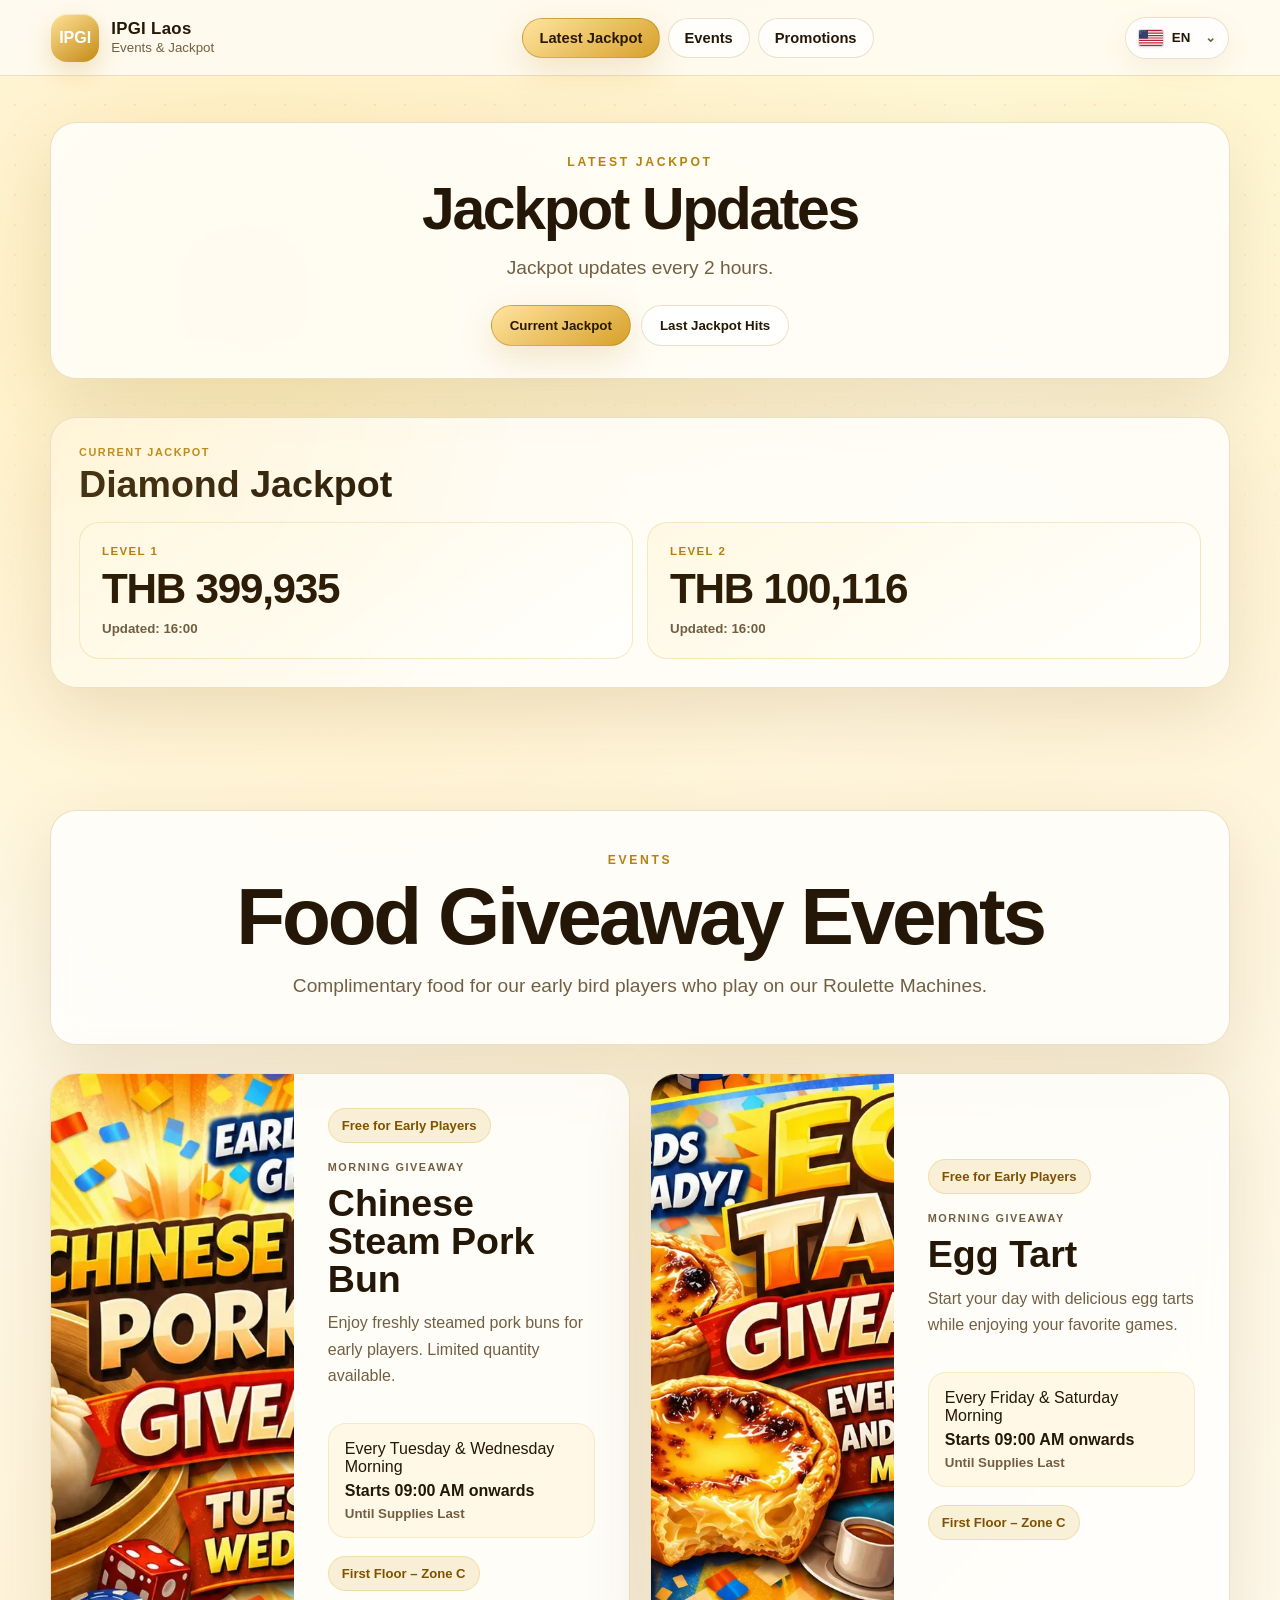
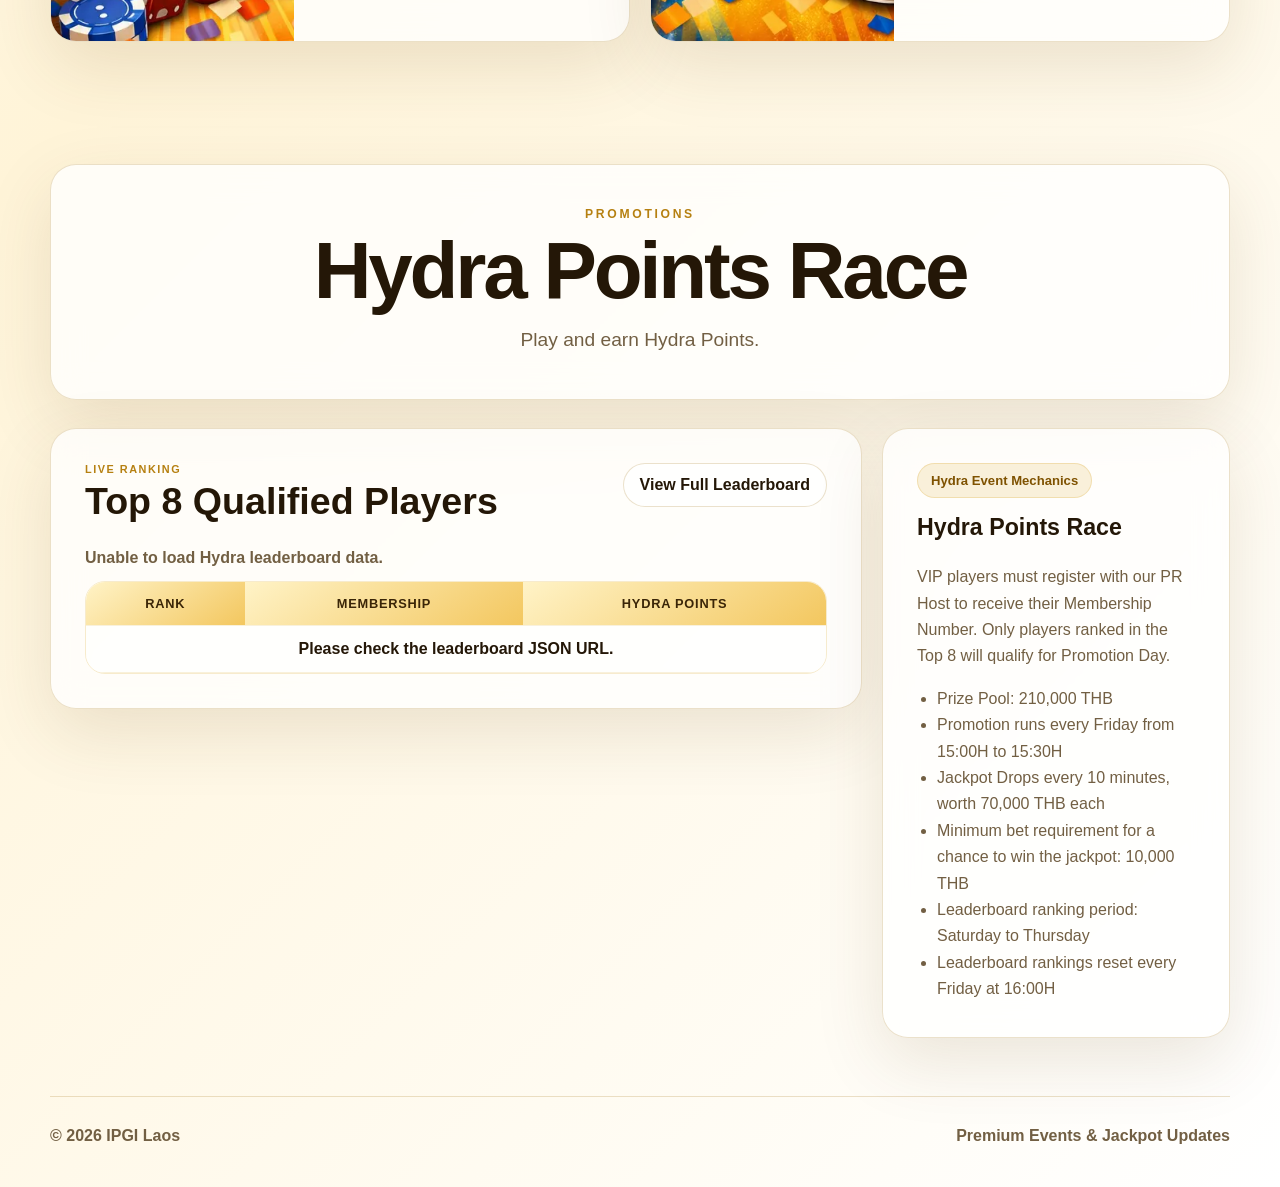
<file: index.html>
<!DOCTYPE html>
<html lang="en">
<head>
  <meta charset="UTF-8" />
  <meta name="viewport" content="width=device-width, initial-scale=1.0" />
  <title>IPGI Laos | Events & Jackpot</title>
  <meta name="description" content="IPGI Laos latest jackpot updates, events, and promotions." />
  <link rel="stylesheet" href="style.css" />
</head>
<body>
  <div class="page-shell">
    <header class="site-header">
      <a class="brand" href="#latest-jackpot">
        <span class="brand-mark">IPGI</span>
        <span class="brand-text">
          <strong>IPGI Laos</strong>
          <small data-i18n="brand.subtitle">Events & Jackpot</small>
        </span>
      </a>

      <nav class="main-nav" id="mainNav" aria-label="Main menu">
        <a class="nav-link active" href="#latest-jackpot" data-i18n="nav.latest">Latest Jackpot</a>
        <a class="nav-link" href="#events" data-i18n="nav.events">Events</a>
        <a class="nav-link" href="#promotions" data-i18n="nav.promotions">Promotions</a>
      </nav>

      <div class="language-switch" id="languageSwitch" aria-label="Language selector"></div>

      <button class="nav-toggle" id="navToggle" type="button" aria-label="Open menu">
        <span></span><span></span><span></span>
      </button>
    </header>

    <main class="one-page">
      <section class="hero-section jackpot-view snap-section" id="latest-jackpot">
        <div class="hero-copy reveal-card">
          <p class="eyebrow" data-i18n="jackpot.eyebrow">Latest Jackpot</p>
          <h1 data-i18n="jackpot.title">Jackpot Updates</h1>
          <p class="lead" data-i18n="jackpot.lead">Jackpot updates every 2 hours.</p>

          <div class="tab-row" role="tablist" aria-label="Jackpot mode">
            <button class="tab-btn active" type="button" data-jackpot-mode="current" data-i18n="jackpot.currentTab">Current Jackpot</button>
            <button class="tab-btn" type="button" data-jackpot-mode="last" data-i18n="jackpot.lastTab">Last Jackpot Hits</button>
          </div>
        </div>

        <div class="jackpot-grid" id="jackpotGrid">
          <div class="loading-card" data-i18n="jackpot.loading">Loading jackpot data...</div>
        </div>
      </section>

      <section class="hero-section events-view snap-section" id="events">
        <div class="section-head reveal-card">
          <p class="eyebrow" data-i18n="events.eyebrow">Events</p>
          <h1 data-i18n="events.title">Food Giveaway Events</h1>
          <p class="lead" data-i18n="events.lead">Complimentary food for our early bird players who play on our Roulette Machines.</p>
        </div>

        <div class="event-grid" id="eventGrid"></div>
      </section>

      <section class="hero-section promotion-view snap-section" id="promotions">
        <div class="section-head reveal-card">
          <p class="eyebrow" data-i18n="promotions.eyebrow">Promotions</p>
          <h1 data-i18n="promotions.title">Hydra Points Race</h1>
          <p class="lead" data-i18n="promotions.lead">Play and earn Hydra Points.</p>
        </div>

        <div class="promo-layout">
          <article class="leaderboard-preview reveal-card">
            <div class="preview-top">
              <div>
                <p class="eyebrow compact" data-i18n="promotions.liveRanking">Live Ranking</p>
                <h2 data-i18n="promotions.top8Title">Top 8 Qualified Players</h2>
              </div>
              <a class="view-full-btn" id="fullLeaderboardLink" href="https://ipgi-laos.github.io/stvegas/" target="_blank" rel="noopener" data-i18n="promotions.viewFull">View Full Leaderboard</a>
            </div>

            <div class="leaderboard-meta" id="leaderboardMeta" data-i18n="promotions.loading">Loading leaderboard data...</div>

            <div class="mini-table-wrap">
              <table class="mini-table">
                <thead>
                  <tr>
                    <th data-i18n="promotions.rank">Rank</th>
                    <th data-i18n="promotions.membership">Membership</th>
                    <th data-i18n="promotions.hydraPoints">Hydra Points</th>
                  </tr>
                </thead>
                <tbody id="promotionLeaderboardBody"></tbody>
              </table>
            </div>
          </article>

          <aside class="promo-info reveal-card">
            <span class="gold-chip" data-i18n="promotions.mechanicsBadge">Hydra Event Mechanics</span>
            <h3 data-i18n="promotions.mechanicsTitle">Hydra Points Race</h3>
            <p data-i18n="promotions.mechanicsIntro">VIP players must register with our PR Host to receive their Membership Number. Only players ranked in the Top 8 will qualify for Promotion Day.</p>
<ul id="promotionRules"></ul>
          </aside>
        </div>
      </section>
    </main>

    <footer class="site-footer">
      <span data-i18n="footer.rights">© 2026 IPGI Laos</span>
      <span data-i18n="footer.tagline">Premium Events & Jackpot Updates</span>
    </footer>
  </div>

  <script src="script.js"></script>
</body>
</html>
</file>
<file: style.css>
:root {
  --bg: #fffaf0;
  --panel: rgba(255, 255, 255, .78);
  --panel-strong: #ffffff;
  --ink: #241707;
  --muted: #725f43;
  --gold: #d9a72e;
  --gold-strong: #b68011;
  --gold-soft: rgba(217, 167, 46, .16);
  --cream: #fff6df;
  --line: rgba(166, 118, 23, .22);
  --shadow: 0 24px 70px rgba(87, 56, 0, .12);
  --radius: 26px;
  --nav-h: 76px;
}

* {
  box-sizing: border-box;
}

html {
  scroll-behavior: smooth;
}

body {
  margin: 0;
  min-height: 100vh;
  font-family: Arial, "Segoe UI", Tahoma, sans-serif;
  color: var(--ink);
  background:
    radial-gradient(circle at 18% 10%, rgba(255, 222, 121, .46), transparent 28%),
    radial-gradient(circle at 88% 0%, rgba(255, 247, 204, .92), transparent 24%),
    linear-gradient(135deg, #fffdf7 0%, #fff4d8 44%, #ffffff 100%);
  overflow-x: hidden;
}

body::before {
  content: "";
  position: fixed;
  inset: 0;
  pointer-events: none;
  background-image:
    linear-gradient(120deg, rgba(217, 167, 46, .07) 0 1px, transparent 1px),
    radial-gradient(rgba(190, 136, 25, .14) 1px, transparent 1px);
  background-size: 74px 74px, 30px 30px;
  mask-image: linear-gradient(to bottom, black, transparent 86%);
}

.page-shell {
  min-height: 100vh;
  position: relative;
}

.site-header {
  position: sticky;
  top: 0;
  z-index: 50;
  height: var(--nav-h);
  display: flex;
  align-items: center;
  justify-content: space-between;
  gap: 18px;
  padding: 12px clamp(16px, 4vw, 64px);
  background: rgba(255, 252, 244, .82);
  border-bottom: 1px solid var(--line);
  backdrop-filter: blur(16px);
  -webkit-backdrop-filter: blur(16px);
}

.brand {
  display: inline-flex;
  align-items: center;
  gap: 12px;
  text-decoration: none;
  color: var(--ink);
  min-width: 220px;
}

.brand-mark {
  display: grid;
  place-items: center;
  width: 48px;
  height: 48px;
  border-radius: 16px;
  background: linear-gradient(145deg, #ffe29a, #c48a13);
  color: #fff;
  font-weight: 900;
  box-shadow: inset 0 1px 0 rgba(255,255,255,.5), 0 10px 24px rgba(185, 127, 11, .22);
}

.brand-text {
  display: flex;
  flex-direction: column;
  line-height: 1.05;
}

.brand-text strong {
  font-size: 1.05rem;
  letter-spacing: .02em;
}

.brand-text small {
  color: var(--muted);
  margin-top: 4px;
}

.main-nav {
  display: flex;
  align-items: center;
  justify-content: flex-end;
  gap: 8px;
}

.nav-link,
.tab-btn,
.view-full-btn,
.nav-toggle {
  border: 1px solid var(--line);
  background: rgba(255,255,255,.76);
  color: var(--ink);
  cursor: pointer;
  border-radius: 999px;
  transition: transform .22s ease, box-shadow .22s ease, border-color .22s ease, background .22s ease;
}

.nav-link {
  padding: 11px 16px;
  font-weight: 800;
  font-size: .92rem;
}

.nav-link:hover,
.tab-btn:hover,
.view-full-btn:hover {
  transform: translateY(-1px);
  border-color: rgba(217, 167, 46, .55);
  box-shadow: 0 12px 30px rgba(160, 107, 0, .12);
}

.nav-link.active,
.tab-btn.active {
  background: linear-gradient(145deg, #ffe49f, #d7a12a);
  color: #2b1800;
  border-color: rgba(171, 118, 9, .45);
  box-shadow: 0 12px 34px rgba(183, 122, 6, .18);
}

.nav-toggle {
  display: none;
  width: 44px;
  height: 44px;
  padding: 10px;
}

.nav-toggle span {
  display: block;
  height: 2px;
  background: var(--ink);
  margin: 5px 0;
  border-radius: 10px;
}

.app-view {
  min-height: calc(100vh - var(--nav-h));
  transition: opacity .28s ease, transform .28s ease, filter .28s ease;
}

.app-view.view-fading {
  opacity: 0;
  transform: translateY(10px);
  filter: blur(4px);
}

.app-view.view-entering {
  animation: enterView .55s ease both;
}

.hero-section {
  width: min(1180px, calc(100% - 32px));
  margin: 0 auto;
  padding: clamp(34px, 6vw, 76px) 0 58px;
}

.hero-copy,
.section-head {
  max-width: 820px;
  margin: 0 auto 28px;
  text-align: center;
}

.reveal-card {
  background: var(--panel);
  border: 1px solid var(--line);
  box-shadow: var(--shadow);
  border-radius: var(--radius);
  backdrop-filter: blur(16px);
  -webkit-backdrop-filter: blur(16px);
}

.hero-copy,
.section-head {
  padding: clamp(24px, 4vw, 42px);
}

.eyebrow {
  margin: 0 0 12px;
  color: var(--gold-strong);
  text-transform: uppercase;
  letter-spacing: .22em;
  font-weight: 900;
  font-size: .76rem;
}

.eyebrow.compact {
  letter-spacing: .14em;
  font-size: .68rem;
  margin-bottom: 8px;
}

h1, h2, h3, p {
  margin-top: 0;
}

h1 {
  font-size: clamp(2.2rem, 7vw, 5rem);
  line-height: .94;
  letter-spacing: -.04em;
  margin-bottom: 16px;
}

h2 {
  font-size: clamp(1.45rem, 3vw, 2.35rem);
  line-height: 1;
  margin-bottom: 12px;
}

h3 {
  font-size: 1.45rem;
}

.lead {
  color: var(--muted);
  font-size: clamp(1rem, 2vw, 1.2rem);
  line-height: 1.7;
  margin-bottom: 0;
}

.tab-row {
  display: flex;
  gap: 10px;
  justify-content: center;
  flex-wrap: wrap;
  margin-top: 26px;
}

.tab-btn {
  padding: 12px 18px;
  font-weight: 900;
}

.jackpot-grid,
.event-grid,
.promo-layout {
  display: grid;
  gap: 20px;
}

.jackpot-grid {
  grid-template-columns: repeat(auto-fit, minmax(280px, 1fr));
}

.jackpot-card {
  position: relative;
  overflow: hidden;
  padding: clamp(22px, 4vw, 34px);
}

.card-glow {
  position: absolute;
  inset: -40%;
  background: radial-gradient(circle at 18% 10%, rgba(255, 210, 91, .22), transparent 32%);
  pointer-events: none;
}

.level-grid {
  display: grid;
  gap: 14px;
  margin-top: 18px;
}

.level-card {
  position: relative;
  padding: 20px;
  border-radius: 20px;
  background: linear-gradient(145deg, rgba(255, 248, 225, .9), rgba(255, 255, 255, .72));
  border: 1px solid rgba(217, 167, 46, .24);
}

.level-label {
  display: block;
  color: var(--gold-strong);
  font-weight: 900;
  text-transform: uppercase;
  letter-spacing: .12em;
  font-size: .72rem;
  margin-bottom: 8px;
}

.jackpot-amount {
  display: block;
  font-size: clamp(1.6rem, 5vw, 2.8rem);
  color: #2e1d06;
  letter-spacing: -.03em;
}

.level-card small {
  display: block;
  color: var(--muted);
  margin-top: 8px;
  font-weight: 700;
}

.event-grid {
  grid-template-columns: repeat(2, minmax(0, 1fr));
}

.event-card {
  overflow: hidden;
  display: grid;
  grid-template-columns: 42% 58%;
  min-height: 360px;
}

.event-image {
  position: relative;
  overflow: hidden;
  background: #f8ead0;
}

.event-image img {
  width: 100%;
  height: 100%;
  object-fit: cover;
  transition: transform .6s ease;
}

.event-card:hover .event-image img {
  transform: scale(1.05);
}

.event-content {
  padding: clamp(22px, 4vw, 34px);
  display: flex;
  flex-direction: column;
  justify-content: center;
}

.event-content p {
  color: var(--muted);
  line-height: 1.65;
}

.gold-chip,
.location-pill {
  display: inline-flex;
  width: fit-content;
  align-items: center;
  padding: 9px 13px;
  border-radius: 999px;
  font-weight: 900;
  font-size: .82rem;
  background: var(--gold-soft);
  color: #7f5200;
  border: 1px solid rgba(217, 167, 46, .25);
  margin-bottom: 16px;
}

.event-details {
  display: grid;
  gap: 6px;
  margin: 18px 0;
  padding: 16px;
  border-radius: 18px;
  background: rgba(255, 246, 223, .72);
  border: 1px solid rgba(217, 167, 46, .18);
}

.event-details strong {
  color: var(--ink);
}

.event-details small {
  color: var(--muted);
  font-weight: 800;
}

.promo-layout {
  grid-template-columns: minmax(0, 1.4fr) minmax(280px, .6fr);
  align-items: start;
}

.leaderboard-preview,
.promo-info {
  padding: clamp(22px, 4vw, 34px);
}

.preview-top {
  display: flex;
  align-items: start;
  justify-content: space-between;
  gap: 18px;
  margin-bottom: 16px;
}

.view-full-btn {
  text-decoration: none;
  padding: 12px 16px;
  font-weight: 900;
  white-space: nowrap;
}

.leaderboard-meta {
  color: var(--muted);
  font-weight: 800;
  margin-bottom: 14px;
}

.mini-table-wrap {
  overflow-x: auto;
  border-radius: 20px;
  border: 1px solid rgba(217, 167, 46, .22);
}

.mini-table {
  width: 100%;
  border-collapse: collapse;
  min-width: 520px;
  background: rgba(255,255,255,.58);
}

.mini-table th,
.mini-table td {
  padding: 14px 16px;
  text-align: center;
  border-bottom: 1px solid rgba(217, 167, 46, .16);
}

.mini-table th {
  color: #3a2507;
  background: linear-gradient(145deg, #fff3c7, #f3c75f);
  font-weight: 900;
  text-transform: uppercase;
  letter-spacing: .06em;
  font-size: .8rem;
}

.mini-table td {
  font-weight: 900;
  font-size: 1rem;
}

.rank-pill {
  display: inline-grid;
  place-items: center;
  min-width: 34px;
  height: 34px;
  border-radius: 50%;
  color: #fff;
  background: linear-gradient(145deg, #d8a02a, #8d5800);
  box-shadow: inset 0 1px 0 rgba(255,255,255,.36);
}

.promo-info p,
.promo-info li {
  color: var(--muted);
  line-height: 1.65;
}

.promo-info ul {
  padding-left: 20px;
  margin-bottom: 0;
}

.loading-card,
.error-card {
  padding: 30px;
  border-radius: var(--radius);
  background: rgba(255,255,255,.8);
  border: 1px solid var(--line);
  color: var(--muted);
  font-weight: 800;
  text-align: center;
}

.site-footer {
  display: flex;
  justify-content: space-between;
  gap: 14px;
  width: min(1180px, calc(100% - 32px));
  margin: 0 auto;
  padding: 30px 0 42px;
  color: var(--muted);
  font-weight: 800;
  border-top: 1px solid var(--line);
}

@keyframes enterView {
  from {
    opacity: 0;
    transform: translateY(14px);
    filter: blur(6px);
  }
  to {
    opacity: 1;
    transform: translateY(0);
    filter: blur(0);
  }
}

@media (max-width: 860px) {
  :root {
    --nav-h: auto;
  }

  .site-header {
    position: sticky;
    min-height: 72px;
    align-items: center;
    flex-wrap: wrap;
  }

  .brand {
    min-width: 0;
  }

  .brand-text small {
    display: none;
  }

  .nav-toggle {
    display: inline-block;
  }

  .main-nav {
    display: none;
    flex-basis: 100%;
    flex-direction: column;
    align-items: stretch;
    padding: 10px 0 4px;
  }

  .main-nav.open {
    display: flex;
  }

  .nav-link {
    width: 100%;
    text-align: center;
  }

  .hero-section {
    width: min(100% - 22px, 1180px);
    padding-top: 24px;
  }

  .event-grid,
  .promo-layout {
    grid-template-columns: 1fr;
  }

  .event-card {
    grid-template-columns: 1fr;
  }

  .event-image {
    min-height: 250px;
  }

  .preview-top {
    flex-direction: column;
  }

  .view-full-btn {
    width: 100%;
    text-align: center;
  }

  .site-footer {
    width: min(100% - 22px, 1180px);
    flex-direction: column;
    text-align: center;
  }
}

@media (min-width: 1200px) {
  .hero-section {
    padding-top: clamp(48px, 5vw, 82px);
  }
}

.one-page {
  min-height: calc(100vh - var(--nav-h));
}

.nav-link {
  text-decoration: none;
  display: inline-flex;
  align-items: center;
  justify-content: center;
}

.snap-section {
  scroll-margin-top: calc(var(--nav-h) + 14px);
  min-height: calc(100vh - var(--nav-h));
  display: flex;
  flex-direction: column;
  justify-content: center;
}

.reveal-card {
  opacity: 0;
  transform: translateY(18px);
  transition: opacity .55s ease, transform .55s ease, box-shadow .22s ease, border-color .22s ease, background .22s ease;
}

.reveal-card.is-visible {
  opacity: 1;
  transform: translateY(0);
}

@media (max-width: 860px) {
  .snap-section {
    min-height: auto;
    scroll-margin-top: 92px;
    justify-content: flex-start;
  }
}

/* v3 jackpot viewport fit patch */
.jackpot-view {
  min-height: auto;
  justify-content: flex-start;
  padding-top: clamp(26px, 3.8vw, 46px);
}

.jackpot-view .hero-copy {
  max-width: 760px;
  margin-bottom: 20px;
  padding: clamp(20px, 3vw, 32px);
}

.jackpot-view h1 {
  font-size: clamp(2rem, 4.6vw, 4.1rem);
}

.jackpot-view .lead {
  max-width: 680px;
  margin-left: auto;
  margin-right: auto;
}

.jackpot-view .tab-row {
  margin-top: 20px;
}

.jackpot-grid {
  width: min(900px, 100%);
  margin: 0 auto;
}

.jackpot-card {
  padding: clamp(18px, 2.8vw, 28px);
}

.jackpot-card h2 {
  margin-bottom: 8px;
}

.level-grid {
  grid-template-columns: repeat(2, minmax(0, 1fr));
}

.level-card {
  padding: clamp(16px, 2vw, 22px);
}

.jackpot-amount {
  font-size: clamp(1.55rem, 3.3vw, 2.65rem);
}

@media (max-width: 760px) {
  .level-grid {
    grid-template-columns: 1fr;
  }

  .jackpot-view h1 {
    font-size: clamp(2rem, 12vw, 3.3rem);
  }
}

/* v4 dynamic card visibility fix */
.jackpot-grid .reveal-card,
.event-grid .reveal-card,
.promo-layout .reveal-card {
  opacity: 1;
  transform: translateY(0);
}

.jackpot-grid {
  margin-top: 18px;
}

/* v5 mobile promo leaderboard fix */
@media (max-width: 760px) {
  .promotion-view .section-head {
    padding: 22px 18px;
  }

  .promotion-view h1 {
    font-size: clamp(2rem, 10vw, 3.2rem);
  }

  .promo-layout {
    gap: 16px;
  }

  .leaderboard-preview,
  .promo-info {
    padding: 18px 14px;
    border-radius: 22px;
    overflow: hidden;
  }

  .leaderboard-meta {
    font-size: .92rem;
    line-height: 1.35;
  }

  .mini-table-wrap {
    width: 100%;
    overflow-x: auto;
    -webkit-overflow-scrolling: touch;
    border-radius: 18px;
  }

  .mini-table {
    min-width: 0;
    width: 100%;
    table-layout: fixed;
  }

  .mini-table th,
  .mini-table td {
    padding: 11px 6px;
    font-size: .86rem;
    white-space: nowrap;
  }

  .mini-table th {
    font-size: .68rem;
    letter-spacing: .03em;
  }

  .mini-table th:nth-child(1),
  .mini-table td:nth-child(1) {
    width: 23%;
  }

  .mini-table th:nth-child(2),
  .mini-table td:nth-child(2) {
    width: 37%;
  }

  .mini-table th:nth-child(3),
  .mini-table td:nth-child(3) {
    width: 40%;
  }

  .rank-pill {
    min-width: 30px;
    height: 30px;
    font-size: .86rem;
  }

  .promo-info p,
  .promo-info li {
    overflow-wrap: anywhere;
    word-break: normal;
  }
}

@media (max-width: 390px) {
  .mini-table th,
  .mini-table td {
    padding: 10px 4px;
    font-size: .8rem;
  }

  .mini-table th {
    font-size: .62rem;
  }

  .rank-pill {
    min-width: 28px;
    height: 28px;
  }
}

/* v8 section header alignment patch */
.hero-copy,
.section-head {
  width: 100%;
  max-width: none;
}

.jackpot-view .hero-copy {
  width: min(900px, 100%);
  max-width: none;
}

.events-view .section-head,
.promotion-view .section-head {
  width: 100%;
  max-width: none;
}

.events-view .event-grid,
.promotion-view .promo-layout,
.jackpot-view .jackpot-grid {
  width: 100%;
}

@media (min-width: 861px) {
  .events-view .section-head,
  .promotion-view .section-head {
    padding-left: clamp(28px, 4vw, 52px);
    padding-right: clamp(28px, 4vw, 52px);
  }
}

@media (max-width: 860px) {
  .hero-copy,
  .section-head,
  .jackpot-view .hero-copy {
    width: 100%;
  }
}

/* v9 jackpot header alignment final patch */
.jackpot-view .hero-copy {
  width: 100%;
  max-width: none;
}

@media (min-width: 861px) {
  .jackpot-view .hero-copy {
    padding-left: clamp(28px, 4vw, 52px);
    padding-right: clamp(28px, 4vw, 52px);
  }
}

/* v10 translation selector */
.language-switch {
  display: inline-flex;
  align-items: center;
  gap: 6px;
  padding: 5px;
  border-radius: 999px;
  background: rgba(255,255,255,.66);
  border: 1px solid var(--line);
  box-shadow: 0 10px 28px rgba(160, 107, 0, .08);
}

.lang-btn {
  border: 1px solid transparent;
  background: transparent;
  color: var(--muted);
  cursor: pointer;
  min-width: 38px;
  height: 34px;
  padding: 0 9px;
  border-radius: 999px;
  font-weight: 900;
  font-size: .78rem;
  transition: transform .2s ease, background .2s ease, color .2s ease, border-color .2s ease;
}

.lang-btn:hover {
  transform: translateY(-1px);
  color: var(--ink);
  border-color: rgba(217, 167, 46, .3);
}

.lang-btn.active {
  background: linear-gradient(145deg, #ffe49f, #d7a12a);
  color: #2b1800;
  border-color: rgba(171, 118, 9, .38);
}

html[lang="th"] body,
html[lang="lo"] body,
html[lang="zh"] body,
html[lang="ko"] body,
html[lang="ja"] body {
  font-family: Arial, "Noto Sans Thai", "Noto Sans Lao", "Noto Sans CJK SC", "Noto Sans KR", "Noto Sans JP", "Microsoft YaHei", "Malgun Gothic", "Yu Gothic", "Tahoma", sans-serif;
}

html[lang="th"] .eyebrow,
html[lang="lo"] .eyebrow,
html[lang="zh"] .eyebrow,
html[lang="ko"] .eyebrow,
html[lang="ja"] .eyebrow,
html[lang="th"] .mini-table th,
html[lang="lo"] .mini-table th,
html[lang="zh"] .mini-table th,
html[lang="ko"] .mini-table th,
html[lang="ja"] .mini-table th {
  letter-spacing: .05em;
}

@media (max-width: 860px) {
  .language-switch {
    order: 2;
    margin-left: auto;
    max-width: calc(100vw - 160px);
    overflow-x: auto;
    scrollbar-width: none;
  }

  .language-switch::-webkit-scrollbar {
    display: none;
  }

  .lang-btn {
    min-width: 34px;
    height: 32px;
    padding: 0 8px;
    font-size: .72rem;
  }

  .nav-toggle {
    order: 3;
  }

  .main-nav {
    order: 4;
  }
}

@media (max-width: 480px) {
  .language-switch {
    max-width: calc(100vw - 132px);
    gap: 3px;
    padding: 4px;
  }

  .lang-btn {
    min-width: 30px;
    height: 30px;
    padding: 0 6px;
    font-size: .68rem;
  }
}


/* v11 language dropdown with flags */
.language-switch {
  display: inline-flex;
  align-items: center;
  gap: 8px;
  padding: 6px 10px;
  border-radius: 999px;
  background: rgba(255,255,255,.74);
  border: 1px solid var(--line);
  box-shadow: 0 10px 28px rgba(160, 107, 0, .08);
}

.lang-label {
  font-size: 1rem;
  line-height: 1;
  color: var(--muted);
}

.lang-select {
  border: none;
  background: transparent;
  color: var(--ink);
  font-weight: 800;
  font-size: .88rem;
  outline: none;
  cursor: pointer;
  padding-right: 8px;
  min-width: 96px;
}

.lang-select option {
  color: #1f160a;
}

@media (max-width: 860px) {
  .language-switch {
    order: 2;
    margin-left: auto;
    max-width: calc(100vw - 156px);
    padding: 5px 8px;
  }

  .lang-select {
    min-width: 82px;
    font-size: .8rem;
  }

  .nav-toggle {
    order: 3;
  }

  .main-nav {
    order: 4;
  }
}

@media (max-width: 480px) {
  .language-switch {
    max-width: calc(100vw - 126px);
    gap: 6px;
    padding: 5px 8px;
  }

  .lang-label {
    font-size: .9rem;
  }

  .lang-select {
    min-width: 74px;
    font-size: .76rem;
  }
}

/* v12 promotion coming soon + custom language dropdown flags */
.coming-soon-card {
  width: min(760px, 100%);
  margin: 0 auto;
  padding: clamp(28px, 5vw, 52px);
  text-align: center;
}

.coming-icon {
  width: 72px;
  height: 72px;
  display: grid;
  place-items: center;
  margin: 0 auto 18px;
  border-radius: 50%;
  color: #fff;
  font-size: 2rem;
  background: linear-gradient(145deg, #ffe49f, #d7a12a);
  box-shadow: inset 0 1px 0 rgba(255,255,255,.45), 0 18px 40px rgba(183,122,6,.22);
}

.coming-soon-card p {
  color: var(--muted);
  line-height: 1.7;
}

.language-switch {
  position: relative;
  display: inline-flex;
  align-items: center;
  padding: 0;
  border: none;
  background: transparent;
  box-shadow: none;
  overflow: visible;
}

.lang-select-btn {
  display: inline-flex;
  align-items: center;
  gap: 8px;
  height: 42px;
  min-width: 104px;
  padding: 0 12px;
  border-radius: 999px;
  border: 1px solid var(--line);
  background: rgba(255,255,255,.82);
  color: var(--ink);
  font-weight: 900;
  cursor: pointer;
  box-shadow: 0 10px 28px rgba(160,107,0,.08);
}

.lang-caret {
  color: var(--muted);
  margin-left: auto;
}

.lang-menu {
  position: absolute;
  top: calc(100% + 8px);
  right: 0;
  z-index: 80;
  min-width: 136px;
  padding: 7px;
  border-radius: 16px;
  border: 1px solid var(--line);
  background: rgba(255,255,255,.96);
  box-shadow: 0 18px 48px rgba(80,50,0,.18);
  backdrop-filter: blur(14px);
  -webkit-backdrop-filter: blur(14px);
  display: none;
}

.language-switch.open .lang-menu {
  display: grid;
  gap: 4px;
}

.lang-option {
  border: none;
  width: 100%;
  display: flex;
  align-items: center;
  gap: 9px;
  padding: 9px 10px;
  border-radius: 12px;
  background: transparent;
  color: var(--ink);
  font-weight: 800;
  cursor: pointer;
  text-align: left;
}

.lang-option:hover,
.lang-option.active {
  background: var(--gold-soft);
}

.flag-icon {
  width: 24px;
  height: 16px;
  flex: 0 0 auto;
  display: inline-block;
  border-radius: 3px;
  overflow: hidden;
  border: 1px solid rgba(90,60,0,.18);
  box-shadow: 0 1px 2px rgba(0,0,0,.08);
  background: #ddd;
}

/* CSS-drawn simplified flags, no emoji dependency */
.flag-us {
  background:
    linear-gradient(90deg, #315399 0 42%, transparent 42%),
    repeating-linear-gradient(to bottom, #b22234 0 7.69%, #fff 7.69% 15.38%);
}
.flag-cn {
  background: #de2910;
  position: relative;
}
.flag-cn::before {
  content: "★";
  color: #ffde00;
  position: absolute;
  left: 3px;
  top: -2px;
  font-size: 9px;
}
.flag-th {
  background: linear-gradient(to bottom, #a51931 0 16%, #fff 16% 32%, #2d2a4a 32% 68%, #fff 68% 84%, #a51931 84%);
}
.flag-la {
  background:
    radial-gradient(circle at 50% 50%, #fff 0 20%, transparent 21%),
    linear-gradient(to bottom, #ce1126 0 25%, #002868 25% 75%, #ce1126 75%);
}
.flag-kr {
  background:
    radial-gradient(circle at 50% 50%, #cd2e3a 0 28%, transparent 29%),
    linear-gradient(135deg, transparent 0 47%, #0047a0 47% 53%, transparent 53%),
    #fff;
}
.flag-jp {
  background: radial-gradient(circle at 50% 50%, #bc002d 0 31%, transparent 32%), #fff;
}

@media (max-width: 860px) {
  .language-switch {
    order: 2;
    margin-left: auto;
    max-width: none;
  }

  .lang-select-btn {
    min-width: 86px;
    height: 40px;
    padding: 0 10px;
  }

  .nav-toggle {
    order: 3;
  }

  .main-nav {
    order: 4;
  }
}

@media (max-width: 480px) {
  .lang-select-btn {
    min-width: 78px;
    height: 38px;
    gap: 6px;
    padding: 0 9px;
    font-size: .78rem;
  }

  .flag-icon {
    width: 22px;
    height: 15px;
  }
}

/* v13 real SVG flag icons */
.flag-icon {
  width: 26px;
  height: 18px;
  flex: 0 0 auto;
  display: inline-block;
  border-radius: 3px;
  overflow: hidden;
  object-fit: cover;
  border: 1px solid rgba(90,60,0,.18);
  box-shadow: 0 1px 2px rgba(0,0,0,.08);
  background: #fff;
}

.lang-option .flag-icon {
  width: 28px;
  height: 19px;
}

@media (max-width: 480px) {
  .flag-icon {
    width: 24px;
    height: 17px;
  }

  .lang-option .flag-icon {
    width: 26px;
    height: 18px;
  }
}
</file>
